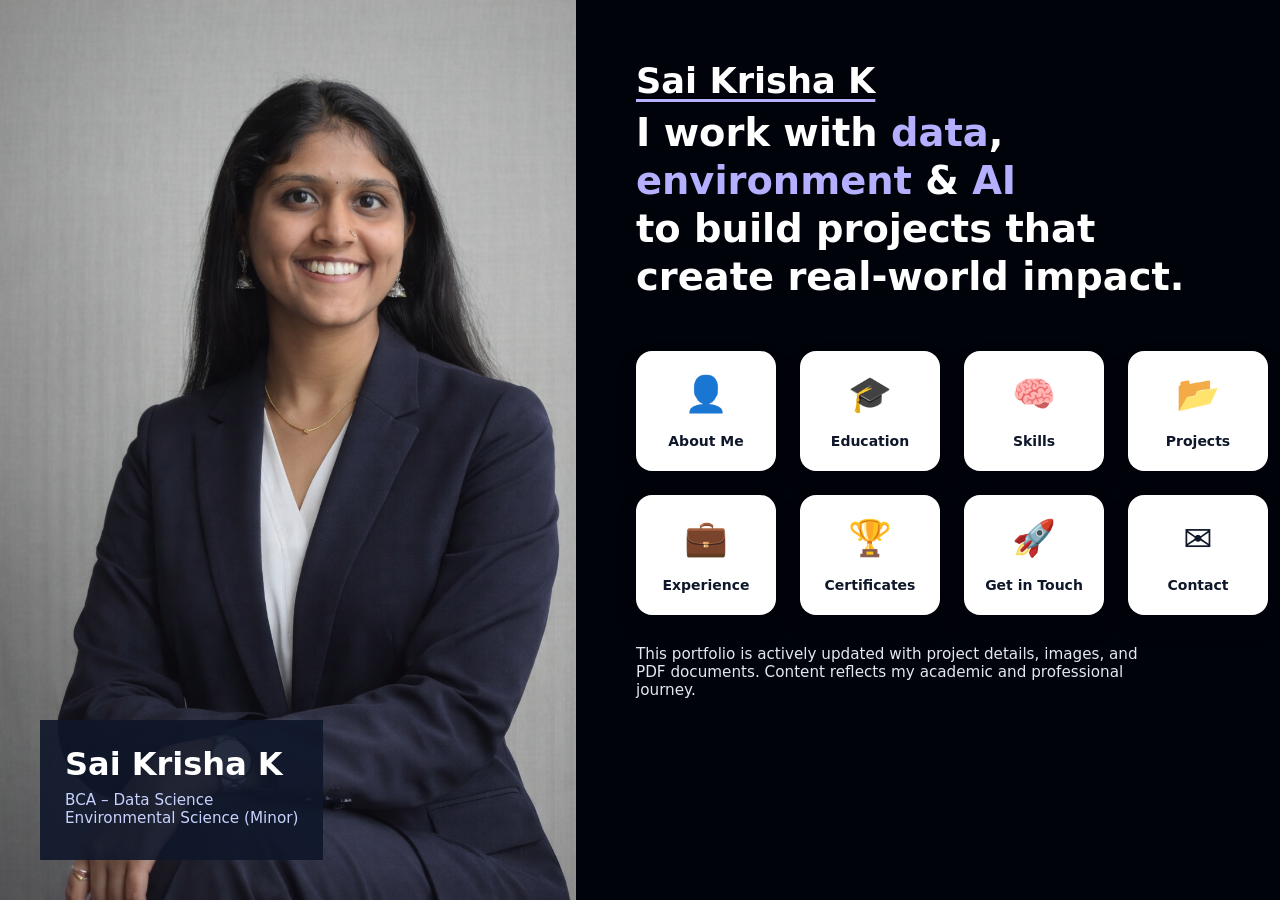
<file: index.html>
<!DOCTYPE html>
<html lang="en">
<head>
  <meta charset="UTF-8">
  <meta name="viewport" content="width=device-width, initial-scale=1.0">
  <title>Sai Krisha K | Portfolio</title>
  <link rel="stylesheet" href="style.css">
  <link rel="stylesheet"
href="https://cdnjs.cloudflare.com/ajax/libs/font-awesome/6.5.0/css/all.min.css"> 
</head>
<body>

<div class="landing">

  <!-- LEFT IMAGE SECTION -->
  <section class="image-section">
    <img src="assets/images/profile.png" alt="Sai Krisha K">

    <!-- NAME BADGE -->
    <div class="name-box">
      <h1>Sai Krisha K</h1>
      <p>BCA – Data Science<br>Environmental Science (Minor)</p>
      
    </div>
  </section>

  <!-- RIGHT CONTENT SECTION -->
  <section class="content-section">

    <div class="intro-block">
  <h1 class="intro-name">Sai Krisha K</h1>
    <!-- MAIN STATEMENT -->
    <h2 class="headline">
      I work with <span>data</span>, <span>environment</span> & <span>AI</span><br>
      to build projects that create <strong>real-world impact</strong>.
    </h2>

    <!-- ICON NAVIGATION -->
    <div class="icon-grid">

      <a href="about.html" class="icon-card">
        <div class="icon">👤</div>
        <span>About Me</span>
      </a>

      <a href="education.html" class="icon-card">
        <div class="icon">🎓</div>
        <span>Education</span>
      </a>

      <a href="skills.html" class="icon-card">
        <div class="icon">🧠</div>
        <span>Skills</span>
      </a>

      <a href="projects.html" class="icon-card">
        <div class="icon">📂</div>
        <span>Projects</span>
      </a>

      <a href="experience.html" class="icon-card">
        <div class="icon">💼</div>
        <span>Experience</span>
      </a>
      <a href="certificates.html" class="icon-card">
        <div class="icon">🏆</div>
        <span>Certificates</span>
      </a>

      <a href="get-in-touch.html" class="icon-card">
        <div class="icon">🚀</div>
        <span>Get in Touch</span>
      </a>
      <a href="contact.html" class="icon-card">
        <div class="icon">✉️</div>
        <span>Contact</span>
      </a>

    </div>

    <!-- UPDATE NOTE -->
    <p class="update-note">
      This portfolio is actively updated with project details, images,
      and PDF documents. Content reflects my academic and professional journey.
    </p>

  </section>

</div>

</body>
</html>
</file>
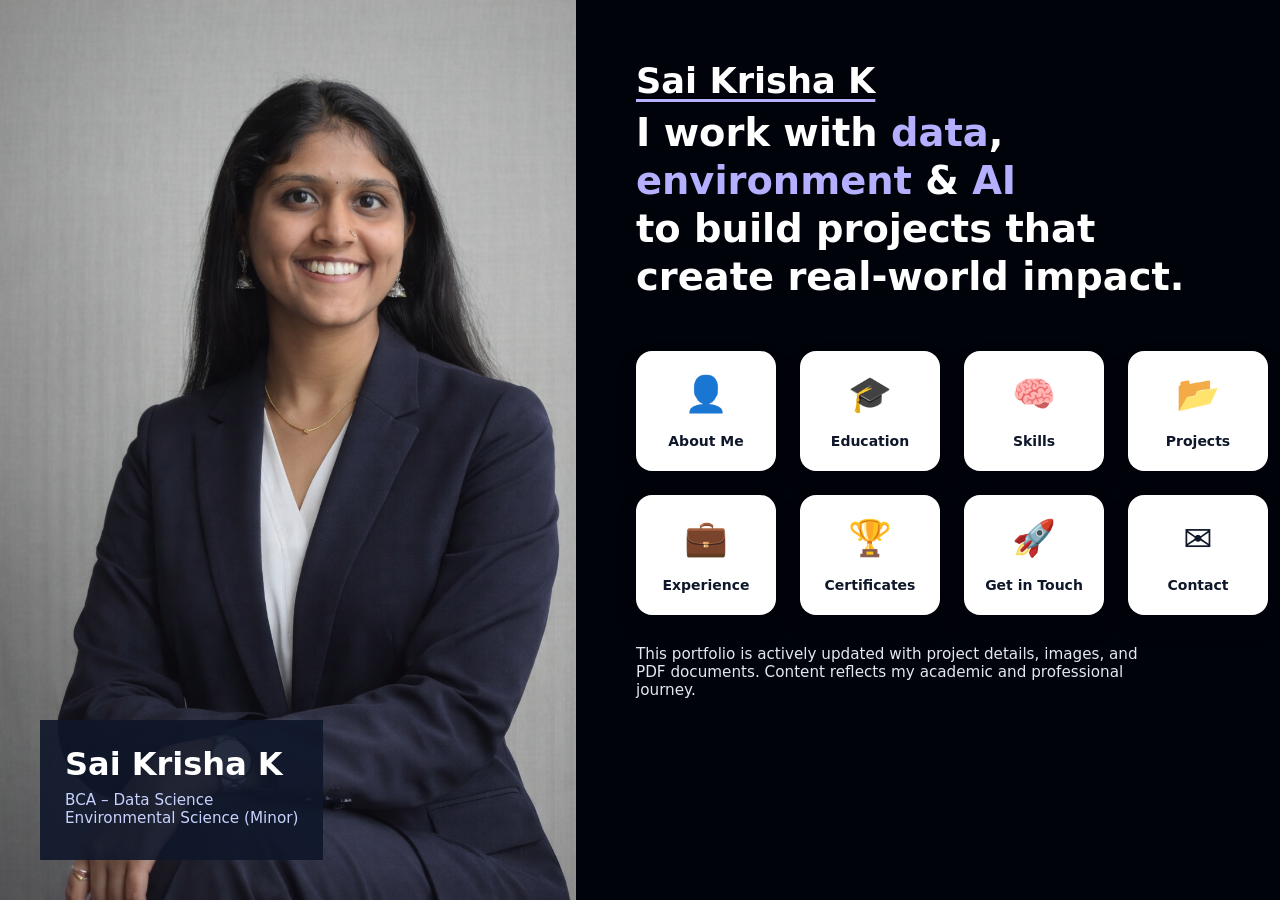
<file: ABOUT.HTML>
<!DOCTYPE html>
<html lang="en">
<head>
  <meta charset="UTF-8">
  <title>Sai Krisha K | Portfolio</title>
  <link rel="stylesheet" href="style.css">
  <link rel="stylesheet" href="https://cdnjs.cloudflare.com/ajax/libs/font-awesome/6.5.0/css/all.min.css">
</head>
<body>

<div class="landing">

  <!-- LEFT IMAGE SECTION -->
  <section class="image-section">
    <img src="assets/images/profile.png" alt="Sai Krisha K">
    <div class="name-box">
      <h1>Sai Krisha K</h1>
      <p>BCA – Data Science<br>Environmental Science (Minor)</p>
    </div>
  </section>

  <!-- RIGHT CONTENT SECTION -->
  <section class="content-section">

    <div class="intro-block">
      <h1 class="intro-name">Sai Krisha K</h1>
      <h2 class="headline">
        I work with <span>data</span>, <span>environment</span> &amp; <span>AI</span><br>
        to build projects that create <strong>real-world impact</strong>.
      </h2>
    </div>

    <!-- ICON NAVIGATION -->
    <div class="icon-grid">

      <a href="ABOUT.HTML" class="icon-card">
        <div class="icon">👤</div>
        <span>About Me</span>
      </a>

      <a href="education.html" class="icon-card">
        <div class="icon">🎓</div>
        <span>Education</span>
      </a>

      <a href="skills.html" class="icon-card">
        <div class="icon">🧠</div>
        <span>Skills</span>
      </a>

      <a href="projects.html" class="icon-card">
        <div class="icon">📂</div>
        <span>Projects</span>
      </a>

      <a href="experience.html" class="icon-card">
        <div class="icon">💼</div>
        <span>Experience</span>
      </a>

      <a href="certificates.html" class="icon-card">
        <div class="icon">🏆</div>
        <span>Certificates</span>
      </a>

      <a href="get-in-touch.html" class="icon-card">
        <div class="icon">🚀</div>
        <span>Get in Touch</span>
      </a>

      <a href="contact.html" class="icon-card">
        <div class="icon">✉️</div>
        <span>Contact</span>
      </a>

    </div>

    <p class="update-note">
      This portfolio is actively updated with project details, images,
      and PDF documents. Content reflects my academic and professional journey.
    </p>

  </section>

</div>

</body>
</html>
</file>
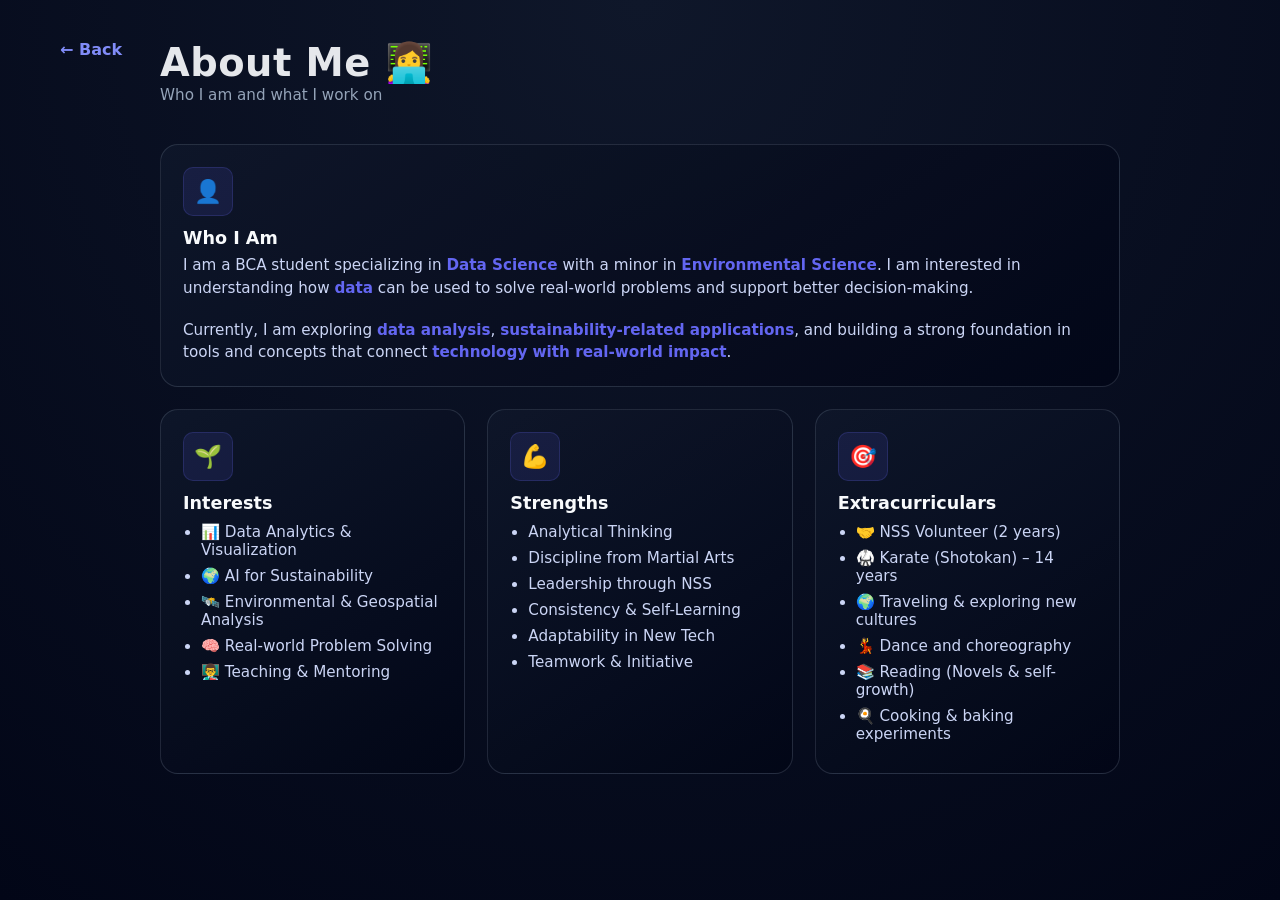
<file: about.html>
<!DOCTYPE html>
<html lang="en">
<head>
  <meta charset="UTF-8">
  <meta name="viewport" content="width=device-width, initial-scale=1.0">
  <title>About Me | Sai Krisha K</title>
  <link rel="stylesheet" href="style.css">
</head>
<body>

<div class="detail-page">

  <a href="index.html" class="back-link">← Back</a>

  <div class="page-title">
    <h1>About Me 👩‍💻</h1>
    <p>Who I am and what I work on</p>
  </div>

  <div class="page-grid">

    <div class="card full-width">
      <div class="card-icon">👤</div>
      <h3>Who I Am</h3>
      <p>I am a BCA student specializing in <span class="highlight">Data Science</span> with a minor in <span class="highlight">Environmental Science</span>. I am interested in understanding how <span class="highlight">data</span> can be used to solve real-world problems and support better decision-making.</p>
      <br>
      <p>Currently, I am exploring <span class="highlight">data analysis</span>, <span class="highlight">sustainability-related applications</span>, and building a strong foundation in tools and concepts that connect <span class="highlight">technology with real-world impact</span>.</p>
    </div>

    <div class="card">
      <div class="card-icon">🌱</div>
      <h3>Interests</h3>
      <ul>
        <li>📊 Data Analytics &amp; Visualization</li>
        <li>🌍 AI for Sustainability</li>
        <li>🛰️ Environmental &amp; Geospatial Analysis</li>
        <li>🧠 Real-world Problem Solving</li>
        <li>👨‍🏫 Teaching &amp; Mentoring</li>
      </ul>
    </div>

    <div class="card">
      <div class="card-icon">💪</div>
      <h3>Strengths</h3>
      <ul>
        <li>Analytical Thinking</li>
        <li>Discipline from Martial Arts</li>
        <li>Leadership through NSS</li>
        <li>Consistency &amp; Self-Learning</li>
        <li>Adaptability in New Tech</li>
        <li>Teamwork &amp; Initiative</li>
      </ul>
    </div>

    <div class="card">
      <div class="card-icon">🎯</div>
      <h3>Extracurriculars</h3>
      <ul>
        <li>🤝 NSS Volunteer (2 years)</li>
        <li>🥋 Karate (Shotokan) – 14 years</li>
        <li>🌍 Traveling &amp; exploring new cultures</li>
        <li>💃 Dance and choreography</li>
        <li>📚 Reading (Novels &amp; self-growth)</li>
        <li>🍳 Cooking &amp; baking experiments</li>
      </ul>
    </div>

  </div>
</div>

</body>
</html>
</file>
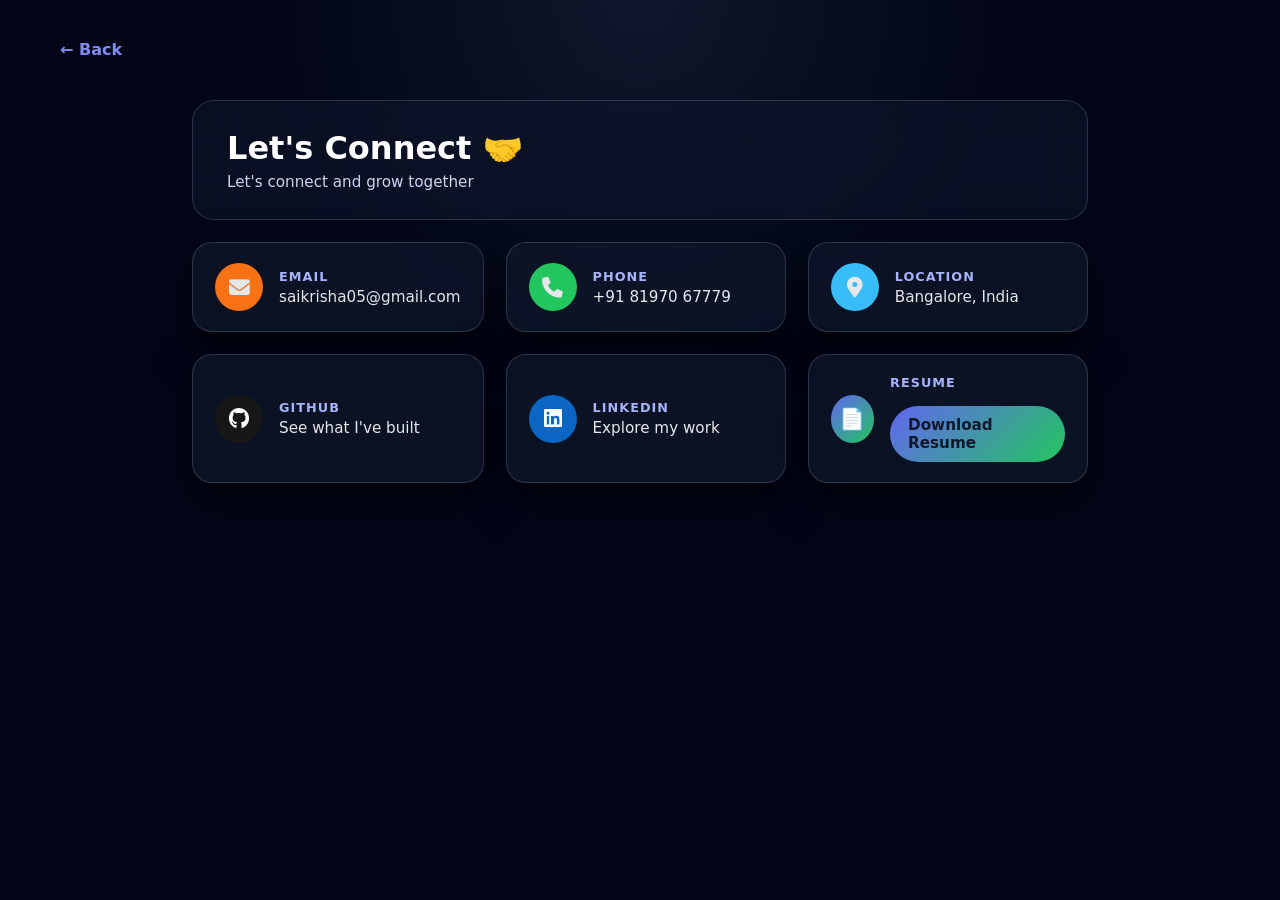
<file: contact.html>
<!DOCTYPE html>
<html lang="en">
<head>
  <meta charset="UTF-8">
  <meta name="viewport" content="width=device-width, initial-scale=1.0">
  <title>Contact | Sai Krisha K</title>
  <link rel="stylesheet" href="style.css">
  <link rel="stylesheet" href="https://cdnjs.cloudflare.com/ajax/libs/font-awesome/6.5.0/css/all.min.css">
</head>
<body>
  <div class="contact-page">

    <a href="index.html" class="back-link">← Back</a>

    <div class="contact-wrapper">

      <!-- HEADER -->
      <div class="main-contact">
        <h1>Let's Connect 🤝</h1>
        <p>Let's connect and grow together</p>
      </div>

      <!-- EMAIL -->
      <div class="contact-card">
        <div class="contact-icon email">
          <i class="fa-solid fa-envelope"></i>
        </div>
        <div class="contact-info">
          <h3>Email</h3>
          <p>saikrisha05@gmail.com</p>
        </div>
      </div>

      <!-- PHONE -->
      <div class="contact-card">
        <div class="contact-icon phone">
          <i class="fa-solid fa-phone"></i>
        </div>
        <div class="contact-info">
          <h3>Phone</h3>
          <p>+91 81970 67779</p>
        </div>
      </div>

      <!-- LOCATION -->
      <div class="contact-card">
        <div class="contact-icon location">
          <i class="fa-solid fa-location-dot"></i>
        </div>
        <div class="contact-info">
          <h3>Location</h3>
          <p>Bangalore, India</p>
        </div>
      </div>

      <!-- GITHUB -->
      <div class="contact-card">
        <a href="https://github.com/Krisha-05-2004" target="_blank" rel="noopener noreferrer" class="contact-link">
          <div class="contact-icon github">
            <i class="fa-brands fa-github"></i>
          </div>
          <div class="contact-info">
            <h3>GitHub</h3>
            <p>See what I've built</p>
          </div>
        </a>
      </div>

      <!-- LINKEDIN -->
      <div class="contact-card">
        <a href="https://www.linkedin.com/in/sai-krisha-k-b92a7624a/" target="_blank" rel="noopener noreferrer" class="contact-link">
          <div class="contact-icon linkedin">
            <i class="fa-brands fa-linkedin"></i>
          </div>
          <div class="contact-info">
            <h3>LinkedIn</h3>
            <p>Explore my work</p>
          </div>
        </a>
      </div>

      <!-- RESUME -->
      <div class="contact-card">
        <div class="contact-icon" style="background: linear-gradient(135deg, #6366f1, #22c55e); font-size:1.3rem; display:flex; align-items:center; justify-content:center;">
          📄
        </div>
        <div class="contact-info">
          <h3>Resume</h3>
          <a href="assets/resume.pdf" target="_blank" rel="noopener noreferrer" class="resume-btn" style="position:relative;z-index:10;">
            Download Resume
          </a>
        </div>
      </div>

    </div>
  </div>
</body>
</html>
</file>
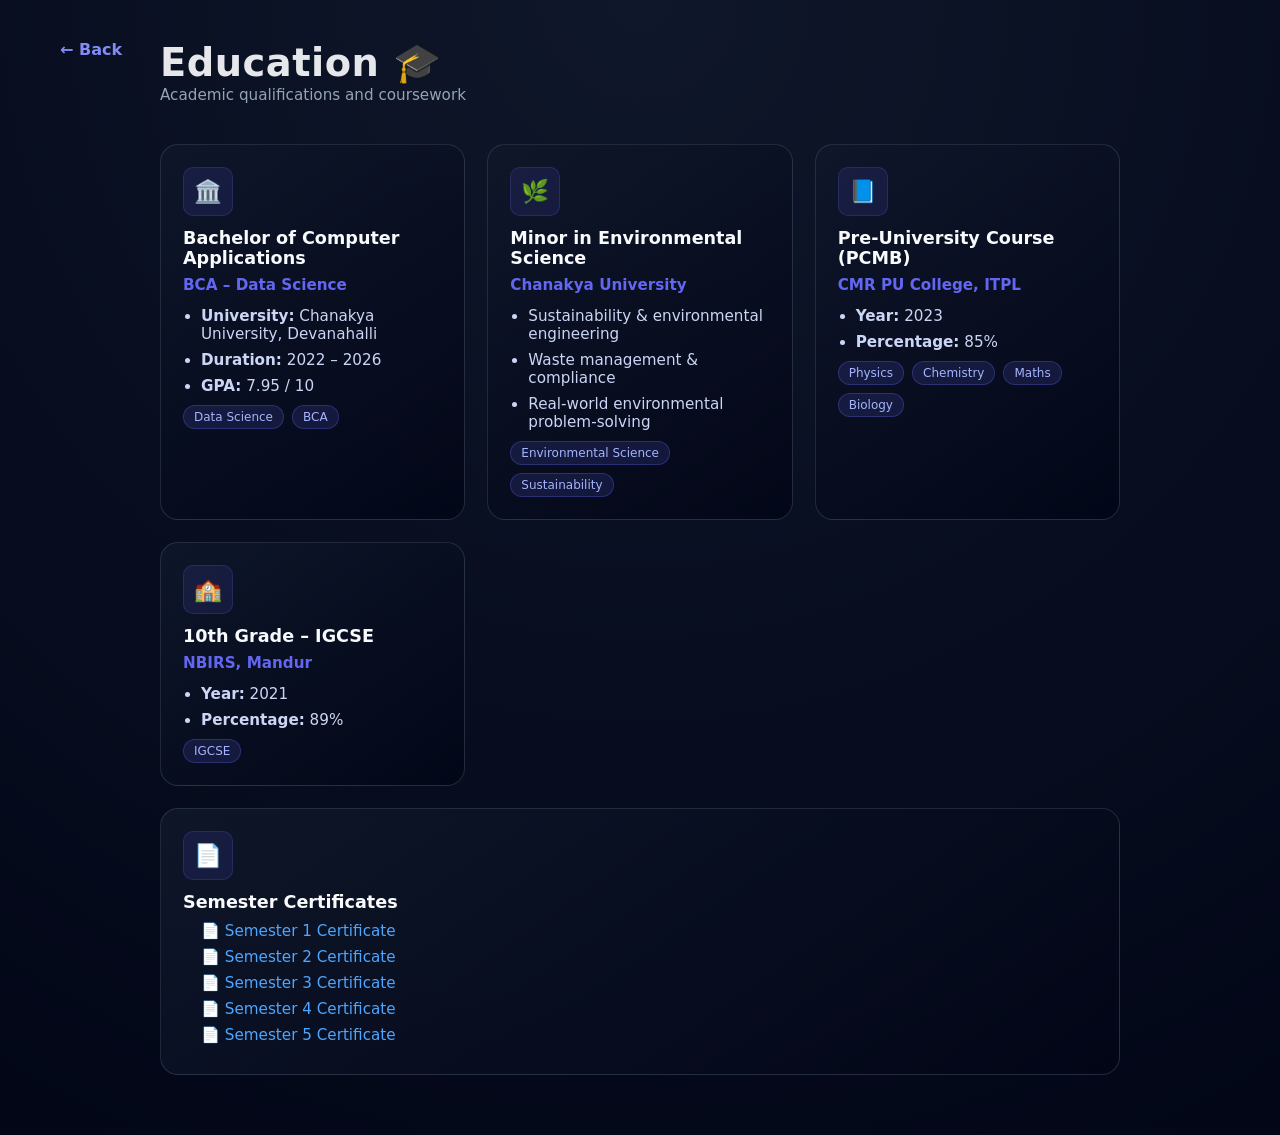
<file: education.html>
<!DOCTYPE html>
<html lang="en">
<head>
  <meta charset="UTF-8">
  <meta name="viewport" content="width=device-width, initial-scale=1.0">
  <title>Education | Sai Krisha K</title>
  <link rel="stylesheet" href="style.css">
</head>
<body>
<div class="detail-page">

  <a href="index.html" class="back-link">← Back</a>

  <div class="page-title">
    <h1>Education 🎓</h1>
    <p>Academic qualifications and coursework</p>
  </div>

  <div class="page-grid">

    <!-- DEGREE -->
    <div class="card">
      <div class="card-icon">🏛️</div>
      <h3>Bachelor of Computer Applications</h3>
      <p><span class="highlight">BCA – Data Science</span></p>
      <ul>
        <li><strong>University:</strong> Chanakya University, Devanahalli</li>
        <li><strong>Duration:</strong> 2022 – 2026</li>
        <li><strong>GPA:</strong> 7.95 / 10</li>
      </ul>
      <div class="tags">
        <span>Data Science</span><span>BCA</span>
      </div>
    </div>

    <!-- MINOR -->
    <div class="card">
      <div class="card-icon">🌿</div>
      <h3>Minor in Environmental Science</h3>
      <p><span class="highlight">Chanakya University</span></p>
      <ul>
        <li>Sustainability &amp; environmental engineering</li>
        <li>Waste management &amp; compliance</li>
        <li>Real-world environmental problem-solving</li>
      </ul>
      <div class="tags">
        <span>Environmental Science</span><span>Sustainability</span>
      </div>
    </div>

    <!-- PRE-UNIVERSITY -->
    <div class="card">
      <div class="card-icon">📘</div>
      <h3>Pre-University Course (PCMB)</h3>
      <p><span class="highlight">CMR PU College, ITPL</span></p>
      <ul>
        <li><strong>Year:</strong> 2023</li>
        <li><strong>Percentage:</strong> 85%</li>
      </ul>
      <div class="tags">
        <span>Physics</span><span>Chemistry</span><span>Maths</span><span>Biology</span>
      </div>
    </div>

    <!-- SCHOOL -->
    <div class="card">
      <div class="card-icon">🏫</div>
      <h3>10th Grade – IGCSE</h3>
      <p><span class="highlight">NBIRS, Mandur</span></p>
      <ul>
        <li><strong>Year:</strong> 2021</li>
        <li><strong>Percentage:</strong> 89%</li>
      </ul>
      <div class="tags">
        <span>IGCSE</span>
      </div>
    </div>

    <!-- SEMESTER CERTIFICATES -->
    <div class="card full-width">
      <div class="card-icon">📄</div>
      <h3>Semester Certificates</h3>
      <ul class="cert-list">
        <li><a href="assets/sem1.pdf" target="_blank" rel="noopener noreferrer">📄 Semester 1 Certificate</a></li>
        <li><a href="assets/sem2.pdf" target="_blank" rel="noopener noreferrer">📄 Semester 2 Certificate</a></li>
        <li><a href="assets/sem3.pdf" target="_blank" rel="noopener noreferrer">📄 Semester 3 Certificate</a></li>
        <li><a href="assets/sem4.pdf" target="_blank" rel="noopener noreferrer">📄 Semester 4 Certificate</a></li>
        <li><a href="assets/sem5.pdf" target="_blank" rel="noopener noreferrer">📄 Semester 5 Certificate</a></li>
      </ul>
    </div>

  </div>
</div>
</body>
</html>
</file>
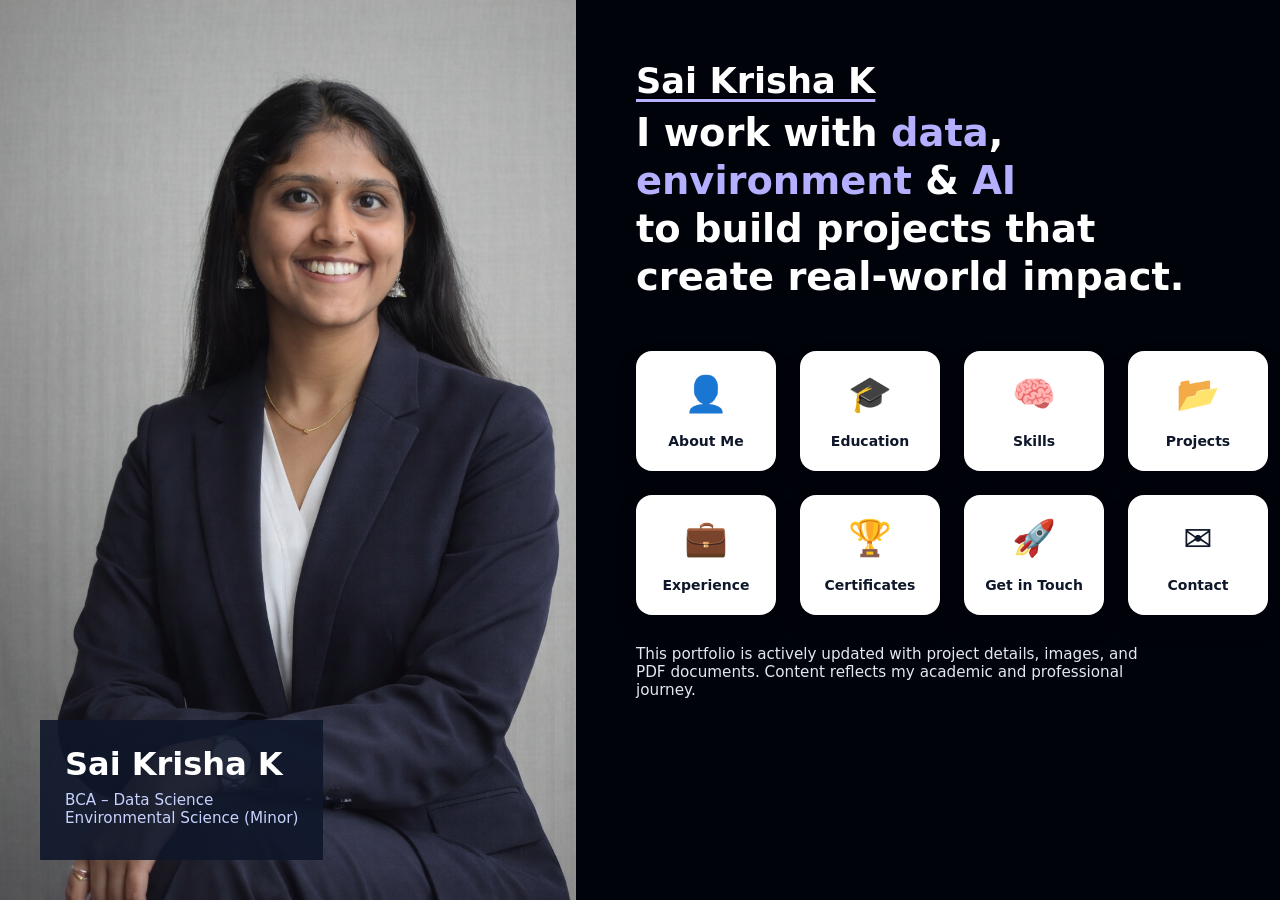
<file: Portfolio.html>
<!DOCTYPE html>
<html lang="en">
<head>
  <meta charset="UTF-8">
  <title>Sai Krisha K | Portfolio</title>
  <link rel="stylesheet" href="style.css">
  <link rel="stylesheet"
href="https://cdnjs.cloudflare.com/ajax/libs/font-awesome/6.5.0/css/all.min.css"> 
</head>
<body>

<div class="landing">

  <!-- LEFT IMAGE SECTION -->
  <section class="image-section">
    <img src="assets/images/profile.png" alt="Sai Krisha K">

    <!-- NAME BADGE -->
    <div class="name-box">
      <h1>Sai Krisha K</h1>
      <p>BCA – Data Science<br>Environmental Science (Minor)</p>
      
    </div>
  </section>

  <!-- RIGHT CONTENT SECTION -->
  <section class="content-section">

    <div class="intro-block">
  <h1 class="intro-name">Sai Krisha K</h1>
    <!-- MAIN STATEMENT -->
    <h2 class="headline">
      I work with <span>data</span>, <span>environment</span> & <span>AI</span><br>
      to build projects that create <strong>real-world impact</strong>.
    </h2>

    <!-- ICON NAVIGATION -->
    <div class="icon-grid">

      <a href="about.html" class="icon-card">
        <div class="icon">👤</div>
        <span>About Me</span>
      </a>

      <a href="education.html" class="icon-card">
        <div class="icon">🎓</div>
        <span>Education</span>
      </a>

      <a href="skills.html" class="icon-card">
        <div class="icon">🧠</div>
        <span>Skills</span>
      </a>

      <a href="projects.html" class="icon-card">
        <div class="icon">📂</div>
        <span>Projects</span>
      </a>

      <a href="experience.html" class="icon-card">
        <div class="icon">💼</div>
        <span>Experience</span>
      </a>
      <a href="certificates.html" class="icon-card">
        <div class="icon">🏆</div>
        <span>Certificates</span>
      </a>

      <a href="get-in-touch.html" class="icon-card">
        <div class="icon">🚀</div>
        <span>Get in Touch</span>
      </a>
      <a href="contact.html" class="icon-card">
        <div class="icon">✉️</div>
        <span>Contact</span>
      </a>

    </div>

    <!-- UPDATE NOTE -->
    <p class="update-note">
      This portfolio is actively updated with project details, images,
      and PDF documents. Content reflects my academic and professional journey.
    </p>

  </section>

</div>

</body>
</html>
</file>
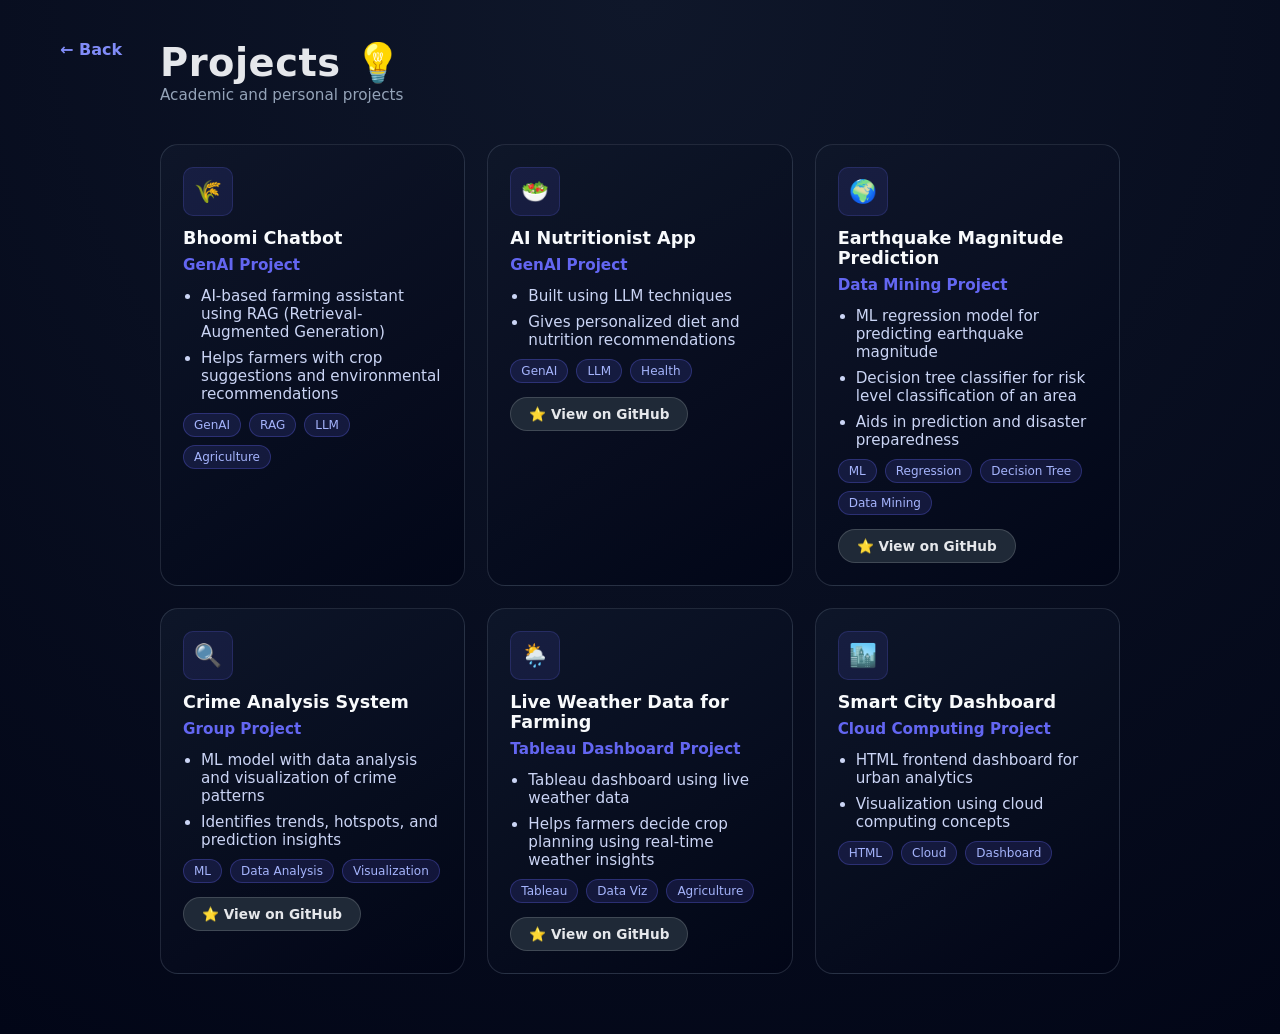
<file: projects.html>
<!DOCTYPE html>
<html lang="en">
<head>
  <meta charset="UTF-8">
  <meta name="viewport" content="width=device-width, initial-scale=1.0">
  <title>Projects | Sai Krisha K</title>
  <link rel="stylesheet" href="style.css">
</head>
<body>

<div class="detail-page">
  <a href="index.html" class="back-link">← Back</a>

  <div class="page-title">
    <h1>Projects 💡</h1>
    <p>Academic and personal projects</p>
  </div>

  <div class="page-grid">

    <!-- 1 -->
    <div class="card">
      <div class="card-icon">🌾</div>
      <h3>Bhoomi Chatbot</h3>
      <p><span class="highlight">GenAI Project</span></p>
      <ul>
        <li>AI-based farming assistant using RAG (Retrieval-Augmented Generation)</li>
        <li>Helps farmers with crop suggestions and environmental recommendations</li>
      </ul>
      <div class="tags">
        <span>GenAI</span><span>RAG</span><span>LLM</span><span>Agriculture</span>
      </div>
    </div>

    <!-- 2 -->
    <div class="card">
      <div class="card-icon">🥗</div>
      <h3>AI Nutritionist App</h3>
      <p><span class="highlight">GenAI Project</span></p>
      <ul>
        <li>Built using LLM techniques</li>
        <li>Gives personalized diet and nutrition recommendations</li>
      </ul>
      <div class="tags">
        <span>GenAI</span><span>LLM</span><span>Health</span>
      </div>
      <a href="https://github.com/Krisha-05-2004/Nutrition-AI-app" target="_blank" rel="noopener noreferrer" style="display:inline-block;margin-top:14px;padding:8px 18px;border-radius:999px;background:#1f2937;color:#e5e7eb;font-size:0.85rem;font-weight:600;text-decoration:none;position:relative;z-index:10;border:1px solid rgba(255,255,255,0.15);transition:0.3s ease;" onmouseover="this.style.background='#374151'" onmouseout="this.style.background='#1f2937'">⭐ View on GitHub</a>
    </div>

    <!-- 3 -->
    <div class="card">
      <div class="card-icon">🌍</div>
      <h3>Earthquake Magnitude Prediction</h3>
      <p><span class="highlight">Data Mining Project</span></p>
      <ul>
        <li>ML regression model for predicting earthquake magnitude</li>
        <li>Decision tree classifier for risk level classification of an area</li>
        <li>Aids in prediction and disaster preparedness</li>
      </ul>
      <div class="tags">
        <span>ML</span><span>Regression</span><span>Decision Tree</span><span>Data Mining</span>
      </div>
      <a href="https://github.com/Krisha-05-2004/EARTHQUAKE-MAGNITUDE-PREDICTION-RISK-CLASSIFICATION-" target="_blank" rel="noopener noreferrer" style="display:inline-block;margin-top:14px;padding:8px 18px;border-radius:999px;background:#1f2937;color:#e5e7eb;font-size:0.85rem;font-weight:600;text-decoration:none;position:relative;z-index:10;border:1px solid rgba(255,255,255,0.15);transition:0.3s ease;" onmouseover="this.style.background='#374151'" onmouseout="this.style.background='#1f2937'">⭐ View on GitHub</a>
    </div>

    <!-- 4 -->
    <div class="card">
      <div class="card-icon">🔍</div>
      <h3>Crime Analysis System</h3>
      <p><span class="highlight">Group Project</span></p>
      <ul>
        <li>ML model with data analysis and visualization of crime patterns</li>
        <li>Identifies trends, hotspots, and prediction insights</li>
      </ul>
      <div class="tags">
        <span>ML</span><span>Data Analysis</span><span>Visualization</span>
      </div>
      <a href="https://github.com/Krisha-05-2004/Crime-Analysis-System" target="_blank" rel="noopener noreferrer" style="display:inline-block;margin-top:14px;padding:8px 18px;border-radius:999px;background:#1f2937;color:#e5e7eb;font-size:0.85rem;font-weight:600;text-decoration:none;position:relative;z-index:10;border:1px solid rgba(255,255,255,0.15);transition:0.3s ease;" onmouseover="this.style.background='#374151'" onmouseout="this.style.background='#1f2937'">⭐ View on GitHub</a>
    </div>

    <!-- 5 -->
    <div class="card">
      <div class="card-icon">🌦️</div>
      <h3>Live Weather Data for Farming</h3>
      <p><span class="highlight">Tableau Dashboard Project</span></p>
      <ul>
        <li>Tableau dashboard using live weather data</li>
        <li>Helps farmers decide crop planning using real-time weather insights</li>
      </ul>
      <div class="tags">
        <span>Tableau</span><span>Data Viz</span><span>Agriculture</span>
      </div>
      <a href="https://github.com/Krisha-05-2004/Weather-Driven-Crop-Planning-Dashboard-for-India" target="_blank" rel="noopener noreferrer" style="display:inline-block;margin-top:14px;padding:8px 18px;border-radius:999px;background:#1f2937;color:#e5e7eb;font-size:0.85rem;font-weight:600;text-decoration:none;position:relative;z-index:10;border:1px solid rgba(255,255,255,0.15);transition:0.3s ease;" onmouseover="this.style.background='#374151'" onmouseout="this.style.background='#1f2937'">⭐ View on GitHub</a>
    </div>

    <!-- 6 -->
    <div class="card">
      <div class="card-icon">🏙️</div>
      <h3>Smart City Dashboard</h3>
      <p><span class="highlight">Cloud Computing Project</span></p>
      <ul>
        <li>HTML frontend dashboard for urban analytics</li>
        <li>Visualization using cloud computing concepts</li>
      </ul>
      <div class="tags">
        <span>HTML</span><span>Cloud</span><span>Dashboard</span>
      </div>
    </div>

  </div>
</div>

</body>
</html>
</file>
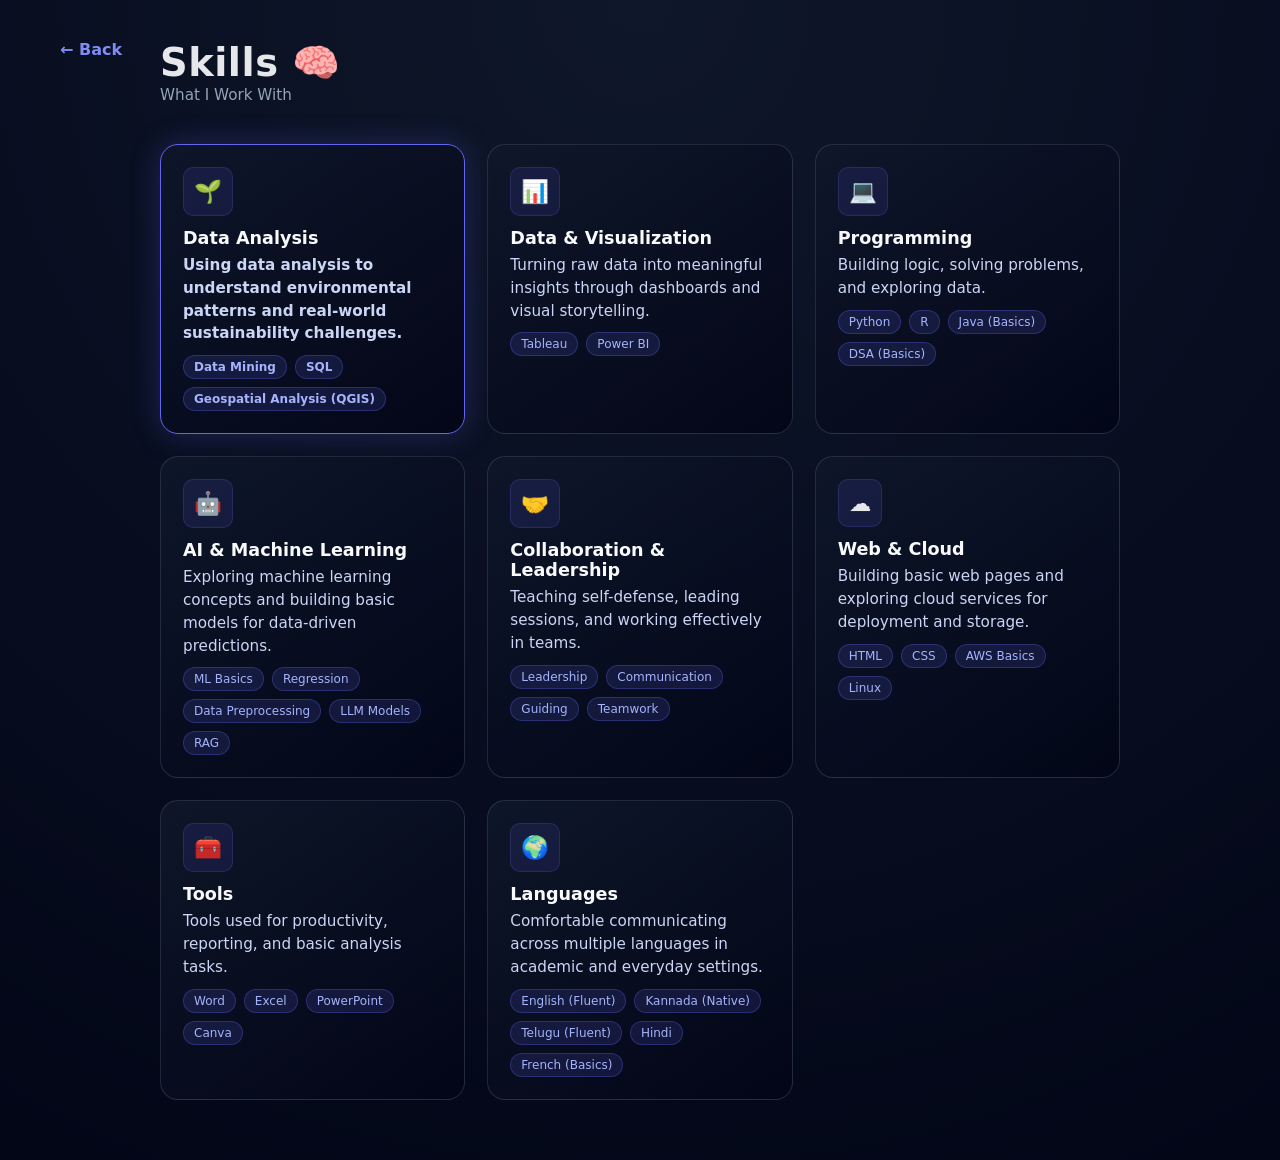
<file: skills.html>
<!DOCTYPE html>
<html lang="en">
<head>
  <meta charset="UTF-8">
  <meta name="viewport" content="width=device-width, initial-scale=1.0">
  <title>Skills | Sai Krisha K</title>
  <link rel="stylesheet" href="style.css">
</head>
<body>
<div class="detail-page">

  <a href="index.html" class="back-link">← Back</a>

  <div class="page-title">
    <h1>Skills 🧠</h1>
    <p>What I Work With</p>
  </div>

  <div class="page-grid">

    <div class="card highlight">
      <div class="card-icon">🌱</div>
      <h3>Data Analysis</h3>
      <p>Using data analysis to understand environmental patterns and real-world sustainability challenges.</p>
      <div class="tags">
        <span>Data Mining</span>
        <span>SQL</span>
        <span>Geospatial Analysis (QGIS)</span>
      </div>
    </div>

    <div class="card">
      <div class="card-icon">📊</div>
      <h3>Data &amp; Visualization</h3>
      <p>Turning raw data into meaningful insights through dashboards and visual storytelling.</p>
      <div class="tags">
        <span>Tableau</span>
        <span>Power BI</span>
      </div>
    </div>

    <div class="card">
      <div class="card-icon">💻</div>
      <h3>Programming</h3>
      <p>Building logic, solving problems, and exploring data.</p>
      <div class="tags">
        <span>Python</span>
        <span>R</span>
        <span>Java (Basics)</span>
        <span>DSA (Basics)</span>
      </div>
    </div>

    <div class="card">
      <div class="card-icon">🤖</div>
      <h3>AI &amp; Machine Learning</h3>
      <p>Exploring machine learning concepts and building basic models for data-driven predictions.</p>
      <div class="tags">
        <span>ML Basics</span>
        <span>Regression</span>
        <span>Data Preprocessing</span>
        <span>LLM Models</span>
        <span>RAG</span>
      </div>
    </div>

    <div class="card">
      <div class="card-icon">🤝</div>
      <h3>Collaboration &amp; Leadership</h3>
      <p>Teaching self-defense, leading sessions, and working effectively in teams.</p>
      <div class="tags">
        <span>Leadership</span>
        <span>Communication</span>
        <span>Guiding</span>
        <span>Teamwork</span>
      </div>
    </div>

    <div class="card">
      <div class="card-icon">☁️</div>
      <h3>Web &amp; Cloud</h3>
      <p>Building basic web pages and exploring cloud services for deployment and storage.</p>
      <div class="tags">
        <span>HTML</span>
        <span>CSS</span>
        <span>AWS Basics</span>
        <span>Linux</span>
      </div>
    </div>

    <div class="card">
      <div class="card-icon">🧰</div>
      <h3>Tools</h3>
      <p>Tools used for productivity, reporting, and basic analysis tasks.</p>
      <div class="tags">
        <span>Word</span>
        <span>Excel</span>
        <span>PowerPoint</span>
        <span>Canva</span>
      </div>
    </div>

    <div class="card">
      <div class="card-icon">🌍</div>
      <h3>Languages</h3>
      <p>Comfortable communicating across multiple languages in academic and everyday settings.</p>
      <div class="tags">
        <span>English (Fluent)</span>
        <span>Kannada (Native)</span>
        <span>Telugu (Fluent)</span>
        <span>Hindi</span>
        <span>French (Basics)</span>
      </div>
    </div>

  </div>
</div>
</body>
</html>
</file>
<file: style.css>
/* ================= GLOBAL RESET ================= */
* {
  margin: 0;
  padding: 0;
  box-sizing: border-box;
  font-family: "Inter", system-ui, sans-serif;
}

body {
  min-height: 100vh;
  background: #020617;
  color: #e5e7eb;   
}

/* ================= LANDING PAGE ================= */
.landing {
  display: grid;
  grid-template-columns: 45% 55%;
  min-height: 100vh;
  width: 100%;
}

/* ================= LEFT IMAGE ================= */
.image-section {
  position: relative;
  height: 100vh;
  overflow: hidden;
}

.image-section img {
  width: 100%;          
  height: 100%;
  object-fit: cover;
  display: block;
}

/* ================= NAME BOX ================= */
.name-box {
  position: absolute;
  bottom: 40px;
  left: 40px;
  background: rgba(15, 23, 42, 0.9);
  color: #ffffff;
  padding: 25px;
  max-width: 320px;
}

.name-box h1 {
  font-size: 2rem;
  margin-bottom: 8px;
}

.name-box p {
  color: #c7d2fe;
  font-size: 0.95rem;
  margin-bottom: 8px;
}

.name-box span {
  font-size: 0.85rem;
  opacity: 0.85;
}

/* ================= RIGHT CONTENT ================= */
.content-section {
  position: relative;
  height: 100vh;
  padding: 60px;
  overflow: hidden;

  background-image: url("https://media.easy-peasy.ai/27feb2bb-aeb4-4a83-9fb6-8f3f2a15885e/62732a7b-7e11-4e97-9c12-71aa59653716_medium.webp");
  background-size: cover;
  background-position: center;
}

/* blurred background */
.content-section::before {
  content: "";
  position: absolute;
  inset: 0;
  background: inherit;
  filter: blur(5px);
  transform: scale(1.08);
  z-index: 0;
  pointer-events: none;
}

/* glass overlay */
.content-section::after {
  content: "";
  position: absolute;
  inset: 0;
  background: rgba(0, 0, 0, 0.5);
  z-index: 0;
  pointer-events: none;
}

/* content above blur */
.content-section > * {
  position: relative;
  z-index: 1;
}

.content-section {
  color: #ffffff; 
}

/* ================= INTRO ================= */
.intro-block {
  margin-bottom: 40px;
}

.intro-name {
  font-size: 2.2rem;
  font-weight: 700;
  margin-bottom: 8px;
  color: #ffffff; 
}

.intro-name {
  text-decoration: underline;
  text-decoration-thickness: 3px;
  text-underline-offset: 6px;
  text-decoration-color: #b6b2ff;
}
/* ================= HEADLINE ================= */
.headline {
  font-size: 2.4rem;
  line-height: 1.25;
  margin-bottom: 50px;
}

.headline span {
  color: #b4b0ff;
}

/* ================= ICON GRID ================= */
.icon-grid {
  display: grid;
  grid-template-columns: repeat(4, 1fr);
  gap: 24px;
  justify-items: center;
}

.icon-card {
  width: 140px;        
  height: 120px;      

  background: #ffffff;
  padding: 20px;       
  border-radius: 16px;

  display: flex;       
  flex-direction: column;
  align-items: center;
  justify-content: center;

  text-align: center;
  text-decoration: none;
  color: #0f172a;

  box-shadow: 0 12px 28px rgba(0, 0, 0, 0.08);
  transition: transform 0.3s ease, box-shadow 0.3s ease;
}

.icon-card:hover {
  transform: translateY(-6px);
  box-shadow: 0 22px 45px rgba(0, 0, 0, 0.14);
}

.icon {
  font-size: 2.2rem;
  margin-bottom: 10px;
}

.icon-card span {
  font-weight: 600;
  margin-top: 8px;
  font-size: 14px;
}

.icon {
  transition: transform 0.3s ease;
}

.icon-card:hover .icon {
  transform: scale(1.2);
}

.resume-btn {
  display: inline-block;
  margin-top: 12px;
  padding: 10px 18px;
  border-radius: 999px;
  text-decoration: none;
  font-weight: 600;
  font-size: 0.95rem;

  color: #0f172a;
  background: linear-gradient(135deg, #6366f1, #22c55e);

  transition: transform 0.25s ease, box-shadow 0.25s ease;
}

.resume-btn:hover {
  transform: translateY(-2px);
  box-shadow: 0 12px 30px rgba(99, 102, 241, 0.45);
}

/* ================= UPDATE NOTE ================= */
.update-note {
  max-width: 520px;
  font-size: 0.95rem;
  color: #e2e8f0;
  margin-top: 30px;
}

/* ================= RESPONSIVE ================= */
@media (max-width: 900px) {
  .landing {
    grid-template-columns: 1fr;
  }

  .image-section {
    height: 55vh;
  }

  .content-section {
    height: auto;
    padding: 40px 24px;
  }

  .icon-grid {
    grid-template-columns: repeat(2, 1fr);
  }
}

@media (max-width: 520px) {
  .icon-grid {
    grid-template-columns: 1fr;
  }

  .headline {
    font-size: 1.9rem;
  }
}
/* ================= CONTACT PAGE ================= */

.contact-page {
  min-height: auto;   /* 🔥 key change */
  background: radial-gradient(circle at top,
    #0f172a 0%,
    #020617 45%,
    #020617 100%);
  padding-top: 100px;
  padding-bottom: 40px;
}
/* back link */
.back-link {
  position: absolute;
  top: 40px;
  left: 60px;
  color: #818cf8;
  text-decoration: none;
  font-weight: 600;
}

/* wrapper */
.contact-wrapper {
  width: 70%;
  max-width: 900px;
  display: grid;
  grid-template-columns: repeat(3, 1fr);
  gap: 22px;
}
.contact-wrapper {
  margin: 0 auto;
}
/* header card */
.main-contact {
  grid-column: 1 / -1;
  padding: 28px 34px;
  border-radius: 22px;
  background: rgba(15, 23, 42, 0.6);
  backdrop-filter: blur(20px);
  border: 1px solid rgba(148, 163, 184, 0.25);
}

.main-contact h1 {
  font-size: 2rem;
  margin-bottom: 6px;
}

.main-contact p {
  color: #cbd5f5;
  font-size: 0.95rem;
}

/* cards */
.contact-card {
  display: flex;
  align-items: center;
  gap: 16px;
  padding: 20px 22px;
  border-radius: 20px;
  background: rgba(15, 23, 42, 0.75);
  backdrop-filter: blur(18px);
  border: 1px solid rgba(148, 163, 184, 0.25);
  box-shadow: 0 18px 40px rgba(0,0,0,0.6);
  transition: transform 0.25s ease;
}

.contact-card:hover {
  transform: translateY(-6px);
}

/* icon */
.contact-icon {
  width: 48px;
  height: 48px;
  border-radius: 50%;
  display: flex;
  align-items: center;
  justify-content: center;
  font-size: 1.3rem;
}

.contact-icon.email { background: #f97316; }
.contact-icon.phone { background: #22c55e; }
.contact-icon.location { background: #38bdf8; }
.contact-icon.github { background: #181717; }
.contact-icon.linkedin { background: #0a66c2; }

.contact-link {
  display: flex;
  align-items: center;
  gap: 16px;
  text-decoration: none;
  color: #e5e7eb;   
}

.contact-link i {
  color: #ffffff;   
}


/* text */
.contact-info h3 {
  font-size: 0.8rem;
  letter-spacing: 0.08em;
  text-transform: uppercase;
  color: #a5b4fc;
  margin-bottom: 4px;
}

.contact-info p {
  font-size: 0.95rem;
  color: #e5e7eb;   
}

.contact-info h3 {
  color: #a5b4fc;
}

.main-contact h1 {
  color: #ffffff;  
}
/* responsive */
@media (max-width: 900px) {
  .contact-wrapper {
    grid-template-columns: repeat(2, 1fr);
    width: 90%;
  }
}

@media (max-width: 600px) {
  .contact-wrapper {
    grid-template-columns: 1fr;
  }
}


/* ========== COMMON DETAIL PAGES ========== */

.detail-page {
  min-height: 100vh;
  background: radial-gradient(circle at top, #0f172a, #020617);
  padding: 40px 0 30px;
  color: #e5e7eb;
  position: relative;
  z-index: 1;
}

.page-title {
  max-width: 1000px;
  margin: 0 auto 30px;
  padding: 0 20px;
}

.page-title h1 {
  font-size: 2.4rem;
  letter-spacing: 0.5px;
  font-weight: 700;
}

.page-title p {
  color: #94a3b8;
  font-size: 0.95rem;
}

.page-grid {
  max-width: 1000px;
  margin: 40px auto 30px;
  padding: 0 20px;
  display: grid;
  grid-template-columns: repeat(auto-fit, minmax(260px, 1fr));
  gap: 22px;
}

/* ===== UPGRADED CARD ===== */
.card {
  position: relative;
  overflow: hidden;
  border-radius: 18px;
  padding: 22px;

  background: linear-gradient(145deg, rgba(15,23,42,0.9), rgba(2,6,23,0.9));
  border: 1px solid rgba(148, 163, 184, 0.2);

  transition: transform 0.3s ease, box-shadow 0.3s ease;

  animation: fadeUp 0.6s ease forwards;
  opacity: 1;
  
}

/* glow layer */
.card::before {
  content: "";
  position: absolute;
  inset: 0;
  background: linear-gradient(120deg, transparent, rgba(99,102,241,0.2), transparent);
  opacity: 0;
  transition: opacity 0.3s ease;
}

.card:hover::before {
  opacity: 1;
}

.card:hover {
  transform: translateY(-8px) scale(1.02);
  box-shadow: 0 25px 60px rgba(99, 102, 241, 0.25);
  border: 1px solid rgba(99, 102, 241, 0.5);
}

.card:hover .card-icon {
  transform: scale(1.1);
  background: rgba(99, 102, 241, 0.2);
}

/* ===== CARD ICON ===== */
.card-icon {
  font-size: 1.4rem;
  margin-bottom: 12px;

  background: rgba(99, 102, 241, 0.12);
  padding: 10px;
  border-radius: 10px;
  display: inline-block;

  border: 1px solid rgba(99, 102, 241, 0.2);
}

/* ===== HIGHLIGHT TEXT ===== */
.highlight {
  color: #6366f1;
  font-weight: 600;
}

.card h3 {
  margin-bottom: 6px;
  font-size: 1.1rem;
  color: #f8fafc;
}

.card p {
  font-size: 0.95rem;
  color: #cbd5f5;
  line-height: 1.5;
  transition: color 0.3s ease;
}

.skill-card:hover {
  transform: translateY(-4px);
  box-shadow: 0 10px 30px rgba(0,0,0,0.35);
}

.card:hover p {
  color: #e2e8f0;
}
/* full width card */
.full-width {
  grid-column: 1 / -1;
}

/* list styling */
.card ul {
  margin-top: 10px;
  padding-left: 18px;
}

.card ul li {
  margin-bottom: 8px;
  color: #cbd5f5;
  font-size: 0.95rem;
}
.card:nth-child(1) { animation-delay: 0.1s; }
.card:nth-child(2) { animation-delay: 0.2s; }
.card:nth-child(3) { animation-delay: 0.3s; }

@keyframes fadeUp {
  from {
    opacity: 0;
    transform: translateY(25px);
  }
  to {
    opacity: 1;
    transform: translateY(0);
  }
}

/* ===== GET IN TOUCH PAGE ===== */

.get-touch-page {
  min-height: 100vh;
  background: radial-gradient(circle at top, #020617, #000814);
  display: flex;
  justify-content: center;
  align-items: center;
}

.touch-container {
  width: 90%;
  max-width: 750px;
  padding: 50px 40px;
  border-radius: 20px;

  background: rgba(98, 120, 175, 0.7);
  backdrop-filter: blur(20px);
  border: 1px solid rgba(148, 163, 184, 0.2);

  text-align: center;
}

.touch-container h1 {
  color: #ebdfdf;
  font-size: 2rem;
  margin-bottom: 10px;
}

.touch-container p {
  color: #e0e3e8;
  margin-bottom: 30px;
}

/* FORM */
.touch-form {
  display: flex;
  flex-direction: column;
  gap: 18px; 
}

.touch-form input,
.touch-form textarea {
  background: #080b10;
  border: none;
  padding: 16px;
  border-radius: 12px;
  color: #f7f2f2;
  font-size: 14px;
  outline: none;
}

.touch-form textarea {
  min-height: 120px;
}

/* focus glow */
.touch-form input:focus,
.touch-form textarea:focus {
  box-shadow: 0 0 10px rgb(255, 255, 255);
}

/* button */
.touch-form button {
  background: linear-gradient(90deg, #93b9b4, #92b0d4);
  border: none;
  padding: 16px;
  border-radius: 14px;
  font-size: 16px;
  font-weight: bold;
  cursor: pointer;
  transition: 0.3s;
}

.touch-form button:hover {
  transform: scale(1.02);
  opacity: 0.9;
}

html {
  scroll-behavior: smooth;
}

.cert-list {
  list-style: none;
  padding: 0;
  margin-top: 10px;
}

.cert-list li {
  margin-bottom: 8px;
  font-size: 15px;
}

.cert-list a {
  color: #4da6ff;
  text-decoration: none;
  font-weight: 500;
   position: relative;
  z-index: 10;
}

.cert-list a:hover {
  text-decoration: underline;
}
/* ===== SKILL BARS (ADD THIS AT END) ===== */

.skill {
  margin-top: 12px;
}

.skill span {
  font-size: 0.9rem;
  color: #cbd5f5;
}

.bar {
  height: 6px;
  background: rgba(255,255,255,0.1);
  border-radius: 10px;
  margin-top: 4px;
  overflow: hidden;
}

.fill {
  height: 100%;
  background: linear-gradient(90deg, #6366f1, #22c55e);
  border-radius: 10px;
  transition: width 0.6s ease;
}

/* highlight main card */
.card.highlight {
  border: 1px solid #6366f1;
  box-shadow: 0 0 30px rgba(99,102,241,0.25);
}
.skills-tagline {
  color: #94a3b8;
  margin-top: 6px;
}

.tags {
  margin-top: 10px;
  display: flex;
  flex-wrap: wrap;
  gap: 8px;
}

.tags span {
  font-size: 12px;
  padding: 4px 10px;
  border-radius: 999px;
  background: rgba(99,102,241,0.15);
  color: #a5b4fc;
  border: 1px solid rgba(99,102,241,0.3);
}

.card summary {
  list-style: none;
  cursor: pointer;
}

.card summary::-webkit-details-marker {
  display: none;
}

.cert-img {
  width: 100%;
  height: 160px;          
  object-fit: contain;    

  margin-top: 12px;
  border-radius: 10px;

  background: #0f172a;    
  padding: 8px;

  transition: 0.3s ease;
}

details[open] {
  background: rgba(59, 130, 246, 0.08);
}


.cert-img.show {
  max-height: 300px;     /* expands */
  opacity: 1;
  padding: 10px;
  margin-top: 15px;
}


.view-btn {
  position: relative;
  z-index: 10;
  background: linear-gradient(135deg, #6366f1, #22c55e);
  color: white;
  border: none;
  padding: 10px 24px;
  border-radius: 999px;
  font-size: 0.9rem;
  font-weight: 600;
  cursor: pointer;
  margin-top: 12px;
  transition: 0.3s ease;
}

.view-btn:hover {
  transform: scale(1.05);
  opacity: 0.9;
}

/* ================= MOBILE RESPONSIVE (≤ 480px) ================= */
@media (max-width: 480px) {

  /* --- Landing / Home page --- */
  .landing {
    grid-template-columns: 1fr;
  }

  .image-section {
    height: 45vh;
  }

  .content-section {
    height: auto;
    padding: 28px 18px 36px;
  }

  .intro-name {
    font-size: 1.6rem;
  }

  .headline {
    font-size: 1.4rem;
    margin-bottom: 28px;
  }

  .icon-grid {
    grid-template-columns: repeat(2, 1fr);
    gap: 14px;
  }

  .icon-card {
    width: 100%;
    height: 100px;
    padding: 14px 10px;
    border-radius: 12px;
  }

  .icon {
    font-size: 1.8rem;
  }

  .icon-card span {
    font-size: 12px;
  }

  .name-box {
    bottom: 16px;
    left: 16px;
    padding: 16px;
    max-width: calc(100% - 32px);
  }

  .name-box h1 {
    font-size: 1.4rem;
  }

  .update-note {
    font-size: 0.85rem;
    margin-top: 20px;
  }

  /* --- Back link (all inner pages) --- */
  .back-link {
    position: static;
    display: inline-block;
    margin: 16px 0 0 16px;
    font-size: 0.9rem;
  }

  /* --- Detail pages (about, skills, projects, etc.) --- */
  .detail-page {
    padding: 16px 0 30px;
  }

  .page-title {
    padding: 0 16px;
    margin-bottom: 16px;
  }

  .page-title h1 {
    font-size: 1.7rem;
  }

  .page-grid {
    padding: 0 14px;
    gap: 16px;
    margin-top: 20px;
    grid-template-columns: 1fr;
  }

  .card {
    padding: 18px 16px;
    border-radius: 14px;
  }

  .card h3 {
    font-size: 1rem;
  }

  .card p,
  .card ul li {
    font-size: 0.88rem;
  }

  .full-width {
    grid-column: 1 / -1;
  }

  /* --- Certificate image preview --- */
  .cert-img {
    height: 130px;
  }

  /* --- Contact page --- */
  .contact-page {
    padding-top: 70px;
    padding-bottom: 30px;
  }

  .contact-wrapper {
    width: 92%;
    grid-template-columns: 1fr;
    gap: 14px;
  }

  .main-contact {
    padding: 20px 18px;
  }

  .main-contact h1 {
    font-size: 1.5rem;
  }

  .contact-card {
    padding: 16px 14px;
    gap: 12px;
  }

  /* --- Get In Touch form --- */
  .touch-container {
    width: 94%;
    padding: 30px 20px;
    border-radius: 16px;
  }

  .touch-container h1 {
    font-size: 1.5rem;
  }

  .touch-form input,
  .touch-form textarea {
    font-size: 13px;
    padding: 13px;
  }

  .touch-form button {
    font-size: 14px;
    padding: 14px;
  }

  /* --- Tags --- */
  .tags span {
    font-size: 11px;
    padding: 3px 8px;
  }

  /* --- Resume button --- */
  .resume-btn {
    font-size: 0.85rem;
    padding: 8px 14px;
  }
}

/* ================= TABLET (481px – 768px) ================= */
@media (min-width: 481px) and (max-width: 768px) {

  .landing {
    grid-template-columns: 1fr;
  }

  .image-section {
    height: 50vh;
  }

  .content-section {
    height: auto;
    padding: 36px 28px;
  }

  .headline {
    font-size: 1.8rem;
  }

  .icon-grid {
    grid-template-columns: repeat(4, 1fr);
    gap: 16px;
  }

  .icon-card {
    width: 100%;
  }

  .back-link {
    position: static;
    display: inline-block;
    margin: 20px 0 0 20px;
  }

  .page-grid {
    grid-template-columns: repeat(2, 1fr);
    padding: 0 20px;
  }

  .page-title {
    padding: 0 20px;
  }

  .contact-wrapper {
    width: 92%;
    grid-template-columns: repeat(2, 1fr);
  }
}
</file>
